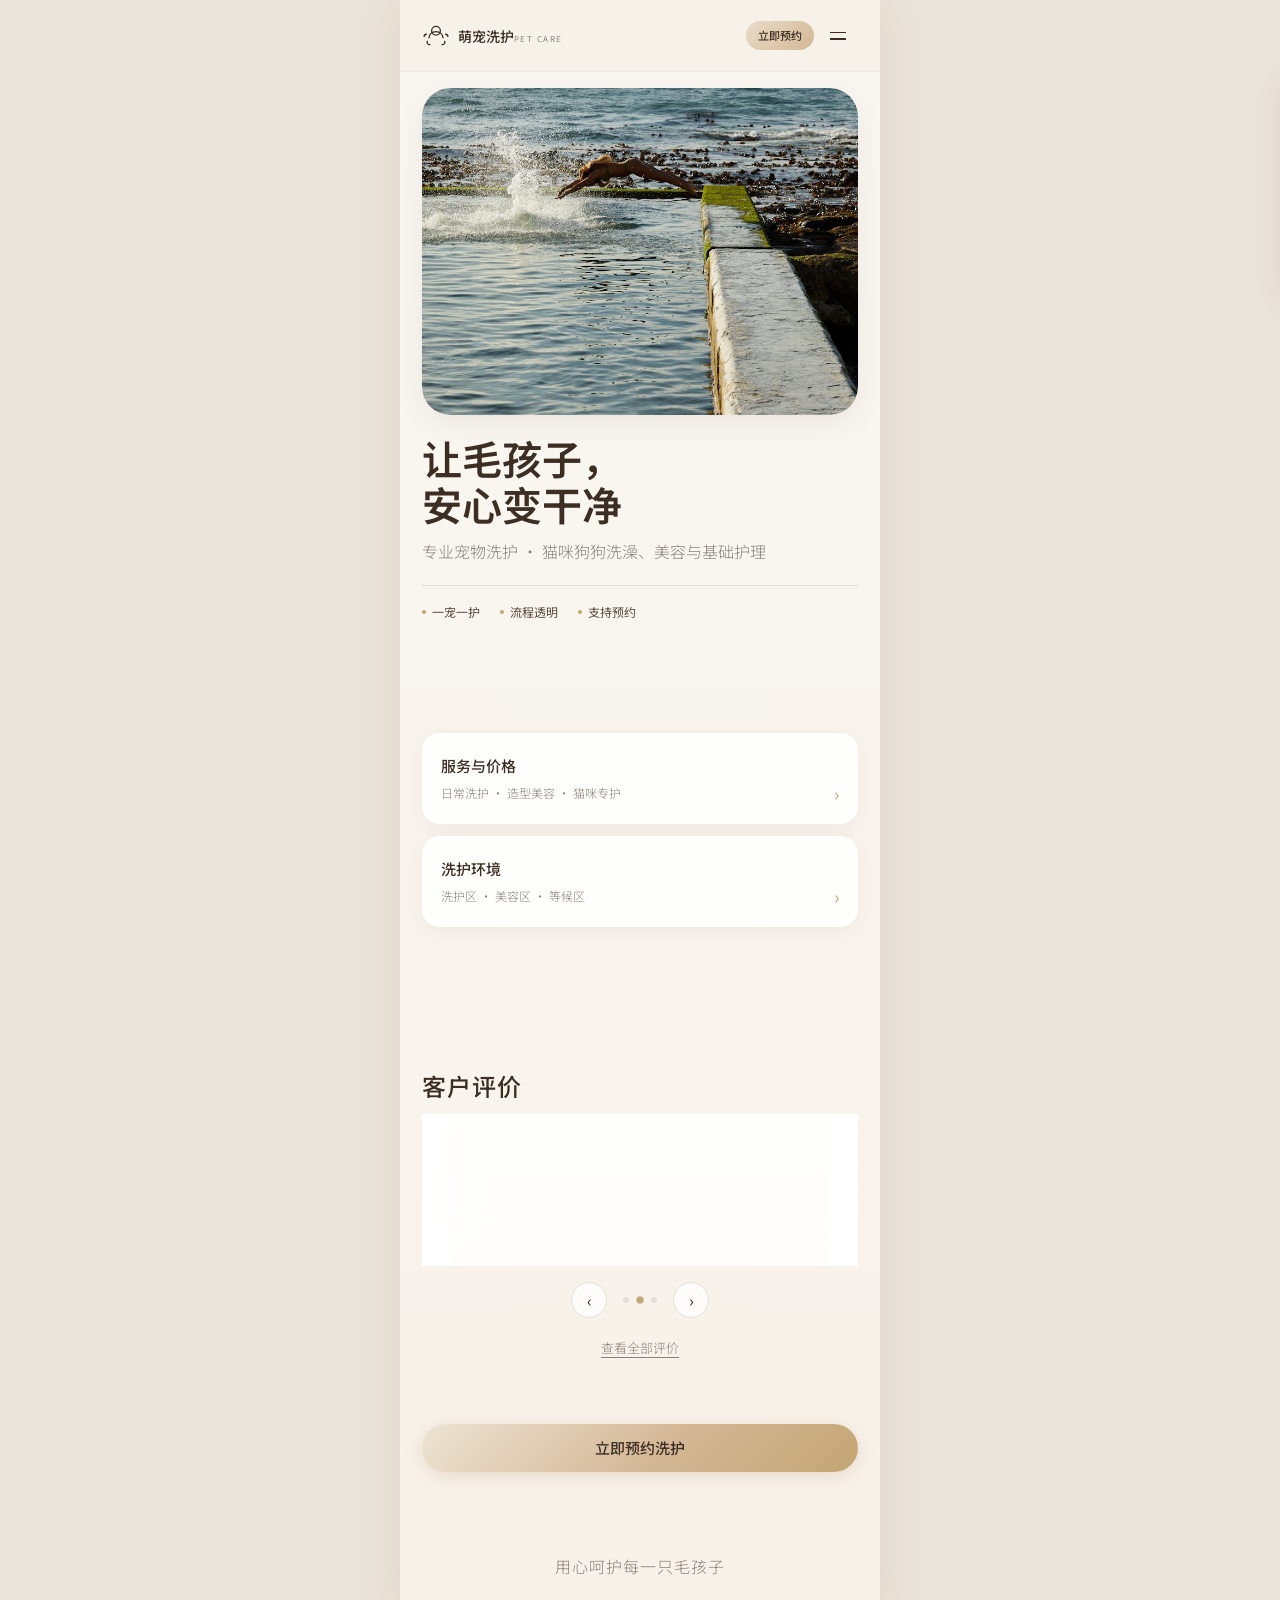
<file: index.html>
<!DOCTYPE html>
<html lang="zh-CN">
<head>
  <meta charset="UTF-8">
  <meta name="viewport" content="width=device-width, initial-scale=1.0, viewport-fit=cover">
  <meta name="description" content="萌宠洗护 · 高端宠物洗护预约">
  <title>萌宠洗护 · 首页</title>
  <link rel="preconnect" href="https://fonts.googleapis.com">
  <link rel="preconnect" href="https://fonts.gstatic.com" crossorigin>
  <link href="https://fonts.googleapis.com/css2?family=Noto+Sans+SC:wght@300;400;500;600&display=swap" rel="stylesheet">
  <link rel="stylesheet" href="style.css">
</head>
<body>
  <div class="page">
    <header class="header">
      <a href="index.html" class="brand page-link"><span class="brand-logo" aria-hidden="true"><svg viewBox="0 0 32 32" fill="none"><circle cx="16" cy="10" r="5" stroke="currentColor" stroke-width="1.5"/><path d="M8 18c0-4 3.5-7 8-7s8 3 8 7" stroke="currentColor" stroke-width="1.5" stroke-linecap="round"/><path d="M5 14c-1.5 0-2.5 1-2.5 2.5M27 14c1.5 0 2.5 1 2.5 2.5" stroke="currentColor" stroke-width="1.5" stroke-linecap="round"/><path d="M6 22c-1 2 1 4 3 4M26 22c1 2-1 4-3 4" stroke="currentColor" stroke-width="1.5" stroke-linecap="round"/></svg></span><span class="brand-text"><span class="brand-name">萌宠洗护</span><span class="brand-en">PET CARE</span></span></a>
      <div class="header-actions">
        <a href="booking.html" class="btn btn-nav page-link">立即预约</a>
        <button type="button" class="menu-toggle" id="menuToggle" aria-label="打开菜单" aria-expanded="false"><span></span><span></span></button>
      </div>
    </header>
    <nav class="mobile-nav" id="mobileNav" aria-hidden="true">
      <a href="services.html" class="page-link">服务与价格</a>
      <a href="environment.html" class="page-link">洗护环境</a>
      <a href="reviews.html" class="page-link">客户评价</a>
      <a href="booking.html" class="page-link">立即预约</a>
    </nav>
    <div class="nav-overlay" id="navOverlay"></div>
    <main>
      <section class="hero section reveal">
        <div class="hero-media">
          <img class="hero-poster-fallback media-img" src="assets/hero-poster.jpg" alt="" width="800" height="600">
          <video class="hero-video" autoplay muted loop playsinline poster="assets/hero-poster.jpg">
            <source src="assets/hero-grooming.mp4" type="video/mp4">
          </video>
        </div>
        <h1 class="hero-title">让毛孩子，<br>安心变干净</h1>
        <p class="hero-tagline">专业宠物洗护 · 猫咪狗狗洗澡、美容与基础护理</p>
        <ul class="advantage-list">
          <li><span class="dot"></span>一宠一护</li>
          <li><span class="dot"></span>流程透明</li>
          <li><span class="dot"></span>支持预约</li>
        </ul>
      </section>
      <section class="section reveal">
        <a href="services.html" class="card entry-card page-link">
          <h3>服务与价格</h3>
          <p>日常洗护 · 造型美容 · 猫咪专护</p>
          <span class="arrow" aria-hidden="true">›</span>
        </a>
        <a href="environment.html" class="card entry-card page-link">
          <h3>洗护环境</h3>
          <p>洗护区 · 美容区 · 等候区</p>
          <span class="arrow" aria-hidden="true">›</span>
        </a>
      </section>
      <section class="section reveal">
        <h2 class="section-title">客户评价</h2>
        <div class="carousel" data-carousel data-autoplay="6000">
          <div class="carousel-viewport"><div class="carousel-track">
              <div class="carousel-slide">
                <article class="card review-card-mini">
                  <div class="review-header">
                    <div class="media-frame media-frame--avatar"><img src="assets/review-1.jpg" alt="" class="media-img"></div>
                    <div><span class="review-name">小丸子的妈妈</span><div class="review-stars">★★★★★</div></div>
                  </div>
                  <p class="review-content">环境很干净，店员会慢慢安抚狗狗，洗完毛发蓬松柔软，整个过程很安心。</p>
                </article>
              </div>

              <div class="carousel-slide">
                <article class="card review-card-mini">
                  <div class="review-header">
                    <div class="media-frame media-frame--avatar"><img src="assets/review-2.jpg" alt="" class="media-img"></div>
                    <div><span class="review-name">豆豆爸</span><div class="review-stars">★★★★★</div></div>
                  </div>
                  <p class="review-content">猫咪洗护很温柔，等候区也很舒适，会再来。</p>
                </article>
              </div>

              <div class="carousel-slide">
                <article class="card review-card-mini">
                  <div class="review-header">
                    <div class="media-frame media-frame--avatar"><img src="assets/review-3.jpg" alt="" class="media-img"></div>
                    <div><span class="review-name">奶茶妈</span><div class="review-stars">★★★★★</div></div>
                  </div>
                  <p class="review-content">修毛造型很自然，价格透明，预约方便。</p>
                </article>
              </div>

          </div></div>
          <div class="carousel-nav">
            <button type="button" class="carousel-btn carousel-btn--prev" aria-label="上一张">‹</button>
            <div class="carousel-dots"></div>
            <button type="button" class="carousel-btn carousel-btn--next" aria-label="下一张">›</button>
          </div>
        </div>
        <p class="section-link-wrap"><a href="reviews.html" class="link-secondary page-link">查看全部评价</a></p>
      </section>
      <section class="section section-cta reveal">
        <a href="booking.html" class="btn btn-primary page-link">立即预约洗护</a>
      </section>
    </main>
    <footer class="footer"><p>用心呵护每一只毛孩子</p></footer>
  </div>
  <script src="script.js"></script>
</body>
</html>
</file>
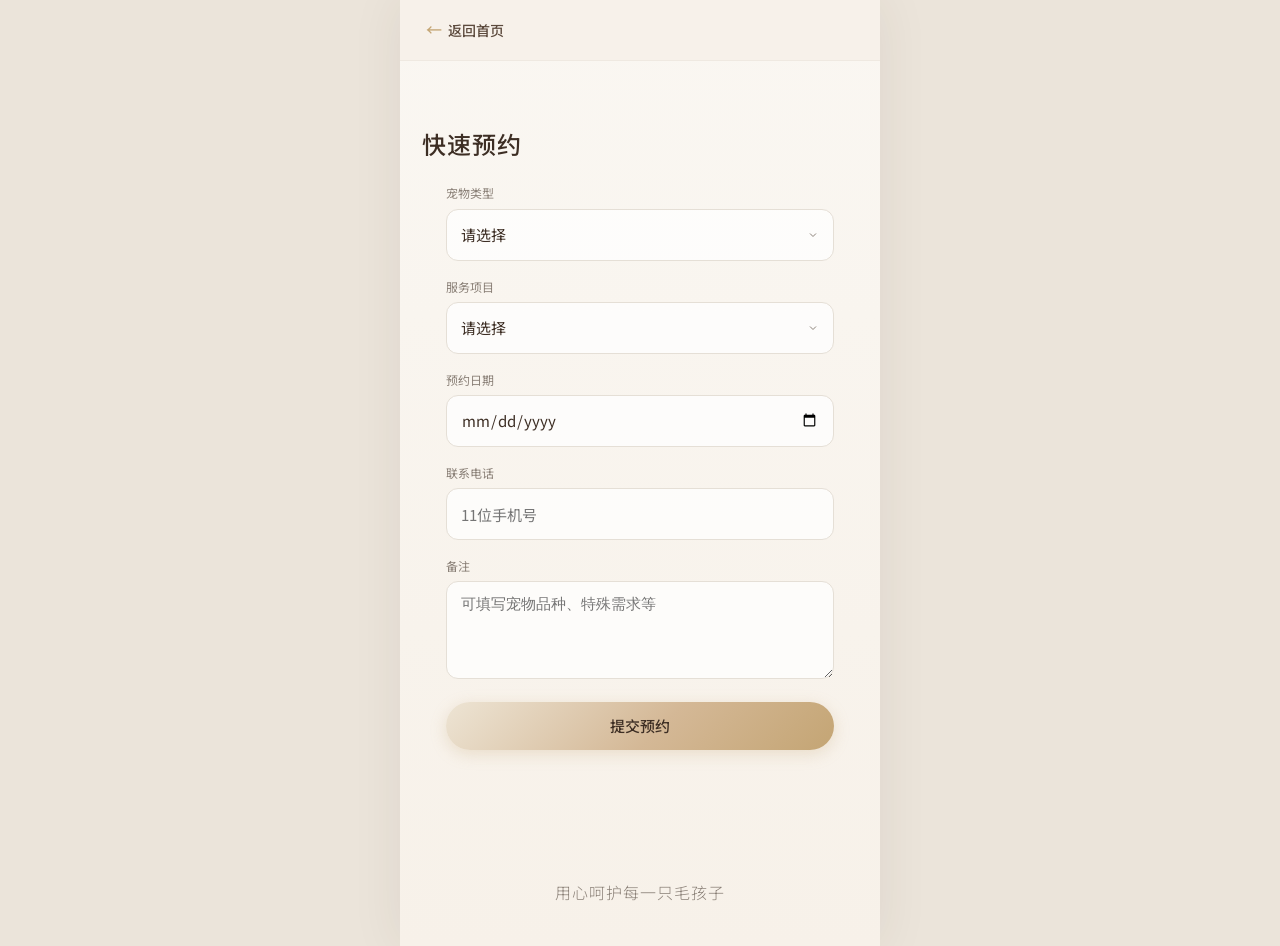
<file: booking.html>
<!DOCTYPE html>
<html lang="zh-CN">
<head>
  <meta charset="UTF-8">
  <meta name="viewport" content="width=device-width, initial-scale=1.0, viewport-fit=cover">
  <meta name="description" content="在线预约宠物洗护服务">
  <title>在线预约 · 萌宠洗护</title>
  <link rel="preconnect" href="https://fonts.googleapis.com">
  <link rel="preconnect" href="https://fonts.gstatic.com" crossorigin>
  <link href="https://fonts.googleapis.com/css2?family=Noto+Sans+SC:wght@300;400;500;600&display=swap" rel="stylesheet">
  <link rel="stylesheet" href="style.css">
</head>
<body>
  <div class="page">
    <div class="sub-top"><a href="index.html" class="back-link page-link">返回首页</a></div>
    <main>
      <section class="section reveal"><h2 class="section-title">快速预约</h2>
        <form class="booking-form" id="bookingForm" novalidate>
          <div class="form-group">
            <label for="petType">宠物类型</label>
            <select id="petType" name="petType" required>
              <option value="">请选择</option>
              <option value="dog">狗狗</option>
              <option value="cat">猫咪</option>
            </select>
          </div>
          <div class="form-group">
            <label for="serviceType">服务项目</label>
            <select id="serviceType" name="serviceType" required>
              <option value="">请选择</option>
              <option value="daily">日常洗护</option>
              <option value="style">造型美容</option>
              <option value="cat">猫咪专护</option>
              <option value="care">单项护理</option>
            </select>
          </div>
          <div class="form-group">
            <label for="bookingDate">预约日期</label>
            <input type="date" id="bookingDate" name="bookingDate" required>
          </div>
          <div class="form-group">
            <label for="phone">联系电话</label>
            <input type="tel" id="phone" name="phone" inputmode="numeric" placeholder="11位手机号" required>
          </div>
          <div class="form-group">
            <label for="remark">备注</label>
            <textarea id="remark" name="remark" rows="3" placeholder="可填写宠物品种、特殊需求等"></textarea>
          </div>
          <button type="submit" class="btn btn-primary btn-block">提交预约</button>
        </form>
      </section>
    </main>
    <footer class="footer"><p>用心呵护每一只毛孩子</p></footer>
  </div>
  <script src="script.js"></script>

  <div class="modal" id="successModal" role="dialog" aria-modal="true" hidden>
    <div class="modal-backdrop" id="modalBackdrop"></div>
    <div class="modal-content card">
      <p class="modal-title">预约已提交</p>
      <p class="modal-text">已收到预约信息，我们会尽快与您确认</p>
      <button type="button" class="btn btn-primary btn-block" id="modalClose">好的</button>
    </div>
  </div>
</body>
</html>
</file>
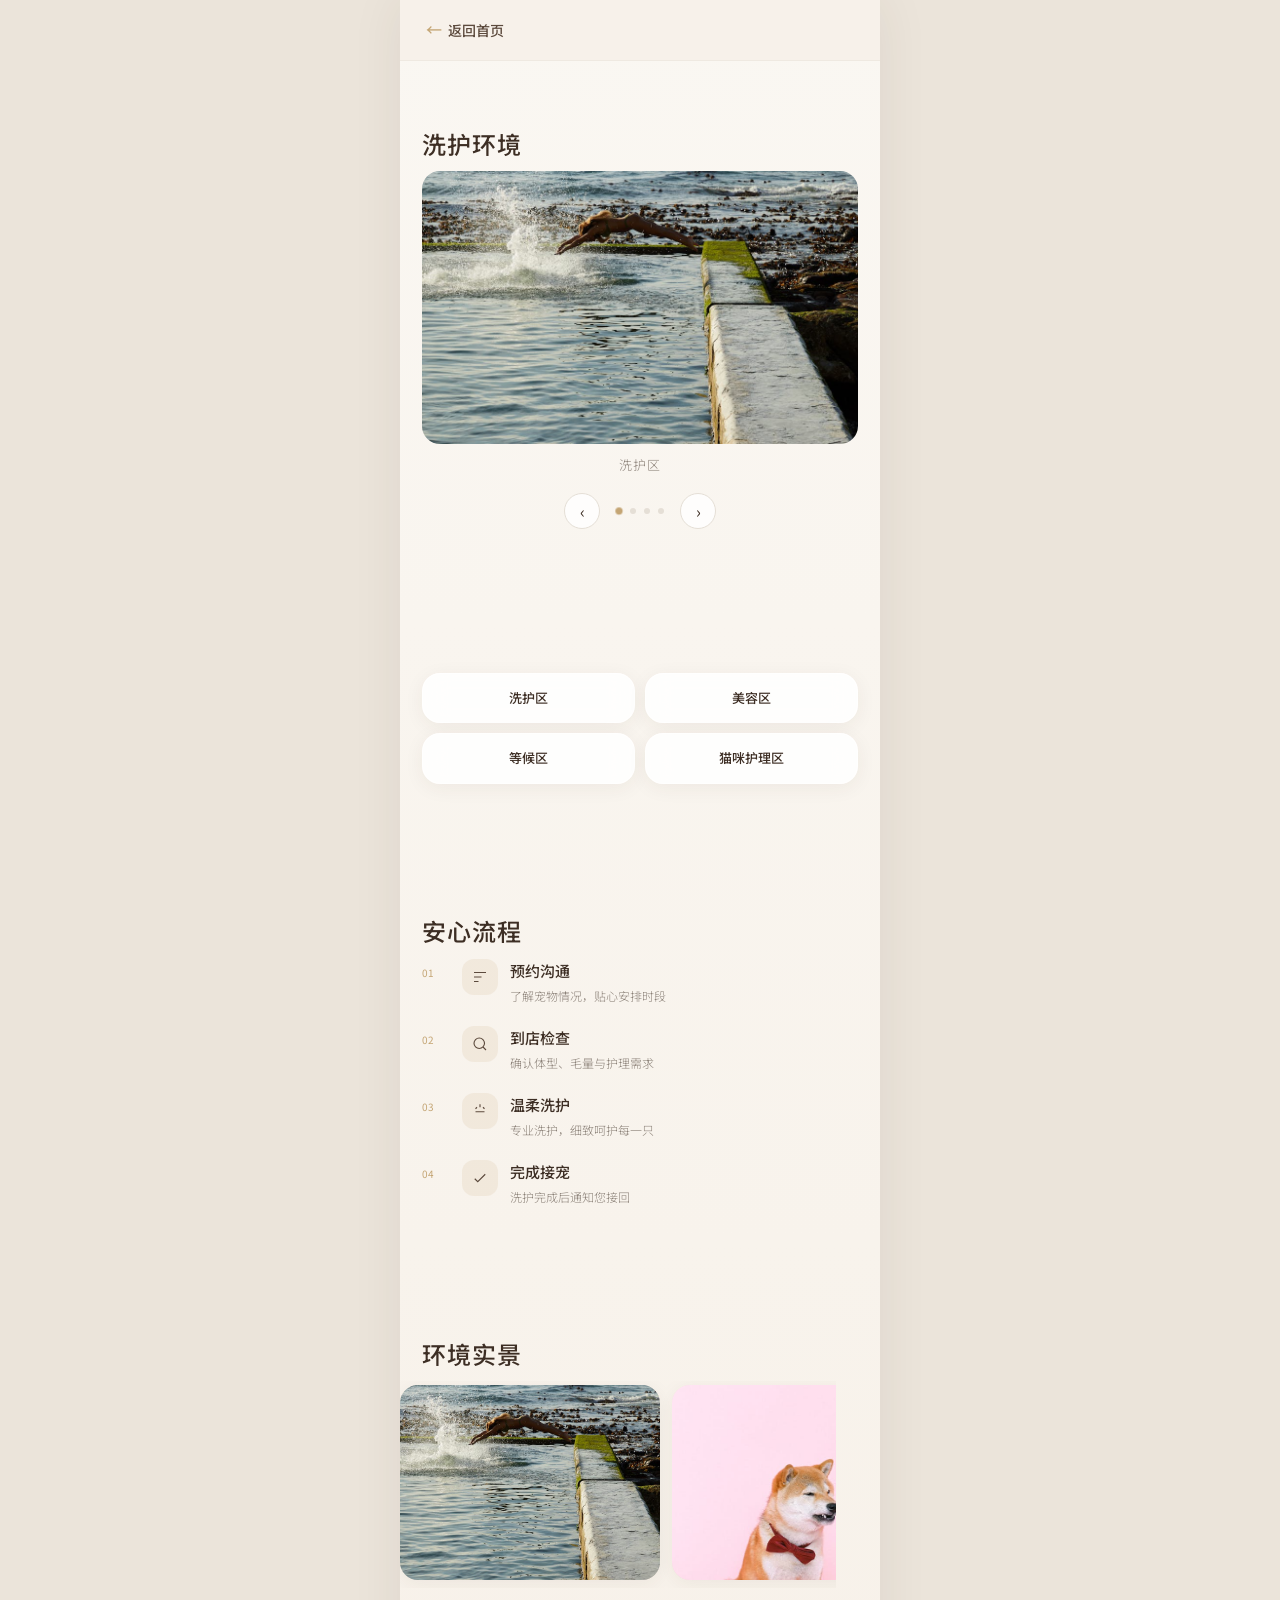
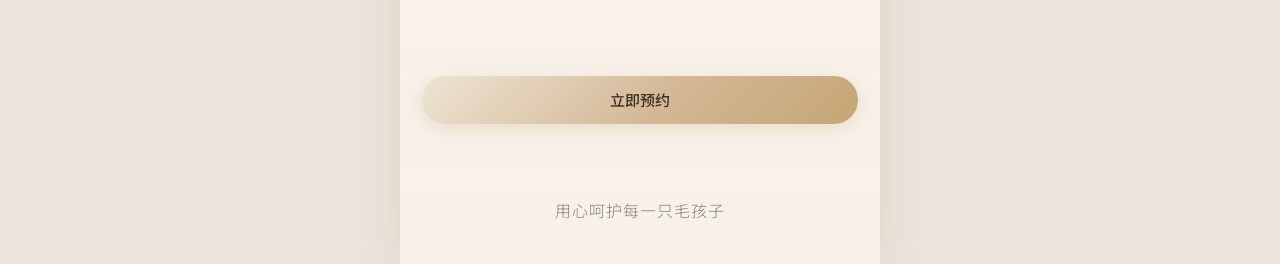
<file: environment.html>
<!DOCTYPE html>
<html lang="zh-CN">
<head>
  <meta charset="UTF-8">
  <meta name="viewport" content="width=device-width, initial-scale=1.0, viewport-fit=cover">
  <meta name="description" content="店内洗护环境与安心服务流程">
  <title>洗护环境 · 萌宠洗护</title>
  <link rel="preconnect" href="https://fonts.googleapis.com">
  <link rel="preconnect" href="https://fonts.gstatic.com" crossorigin>
  <link href="https://fonts.googleapis.com/css2?family=Noto+Sans+SC:wght@300;400;500;600&display=swap" rel="stylesheet">
  <link rel="stylesheet" href="style.css">
</head>
<body>
  <div class="page">
    <div class="sub-top"><a href="index.html" class="back-link page-link">返回首页</a></div>
    <main>
      <section class="section reveal"><h2 class="section-title">洗护环境</h2>
        <div class="carousel env-carousel" data-carousel data-autoplay="5000">
          <div class="carousel-viewport"><div class="carousel-track">
              <div class="carousel-slide"><div class="media-frame media-frame--wide"><img src="assets/grooming-room.jpg" alt="洗护区" class="media-img"></div><p class="carousel-caption">洗护区</p></div>
              <div class="carousel-slide"><div class="media-frame media-frame--wide"><img src="assets/beauty-area.jpg" alt="美容区" class="media-img"></div><p class="carousel-caption">美容区</p></div>
              <div class="carousel-slide"><div class="media-frame media-frame--wide"><img src="assets/waiting-area.jpg" alt="等候区" class="media-img"></div><p class="carousel-caption">等候区</p></div>
              <div class="carousel-slide"><div class="media-frame media-frame--wide"><img src="assets/hero-poster.jpg" alt="猫咪护理区" class="media-img"></div><p class="carousel-caption">猫咪护理区</p></div>
          </div></div>
          <div class="carousel-nav">
            <button type="button" class="carousel-btn carousel-btn--prev" aria-label="上一张">‹</button>
            <div class="carousel-dots"></div>
            <button type="button" class="carousel-btn carousel-btn--next" aria-label="下一张">›</button>
          </div>
        </div>
      </section>
      <section class="section reveal">
        <div class="env-tags-row">
          <div class="card env-tag-card">洗护区</div>
          <div class="card env-tag-card">美容区</div>
          <div class="card env-tag-card">等候区</div>
          <div class="card env-tag-card">猫咪护理区</div>
        </div>
      </section>
      <section class="section reveal"><h2 class="section-title">安心流程</h2>
        <div class="process-list">
          <div class="process-step"><span class="process-num">01</span><div class="process-icon"><svg viewBox="0 0 24 24" fill="none" stroke="currentColor" stroke-width="1.5"><path d="M4 6h16M4 12h10M4 18h6"/></svg></div><div class="process-text"><h3>预约沟通</h3><p>了解宠物情况，贴心安排时段</p></div></div>
          <div class="process-step"><span class="process-num">02</span><div class="process-icon"><svg viewBox="0 0 24 24" fill="none" stroke="currentColor" stroke-width="1.5"><circle cx="11" cy="11" r="7"/><path d="M16 16l4 4"/></svg></div><div class="process-text"><h3>到店检查</h3><p>确认体型、毛量与护理需求</p></div></div>
          <div class="process-step"><span class="process-num">03</span><div class="process-icon"><svg viewBox="0 0 24 24" fill="none" stroke="currentColor" stroke-width="1.5"><path d="M12 3v4M8 7l-2 2M16 7l2 2M6 13h12"/></svg></div><div class="process-text"><h3>温柔洗护</h3><p>专业洗护，细致呵护每一只</p></div></div>
          <div class="process-step"><span class="process-num">04</span><div class="process-icon"><svg viewBox="0 0 24 24" fill="none" stroke="currentColor" stroke-width="1.5"><path d="M5 13l4 4L19 7"/></svg></div><div class="process-text"><h3>完成接宠</h3><p>洗护完成后通知您接回</p></div></div>
        </div>
      </section>
      <section class="section reveal"><h2 class="section-title">环境实景</h2>
        <div class="h-scroll"><div class="h-scroll-inner">
          <div class="h-scroll-item"><img src="assets/grooming-room.jpg" alt="洗护区" class="media-img" loading="lazy"></div>
          <div class="h-scroll-item"><img src="assets/beauty-area.jpg" alt="美容区" class="media-img" loading="lazy"></div>
          <div class="h-scroll-item"><img src="assets/waiting-area.jpg" alt="等候区" class="media-img" loading="lazy"></div>
          <div class="h-scroll-item"><img src="assets/hero-poster.jpg" alt="猫咪护理区" class="media-img" loading="lazy"></div>
        </div></div>
      </section>
      <section class="section page-cta reveal"><a href="booking.html" class="btn btn-primary page-link">立即预约</a></section>
    </main>
    <footer class="footer"><p>用心呵护每一只毛孩子</p></footer>
  </div>
  <script src="script.js"></script>
</body>
</html>
</file>
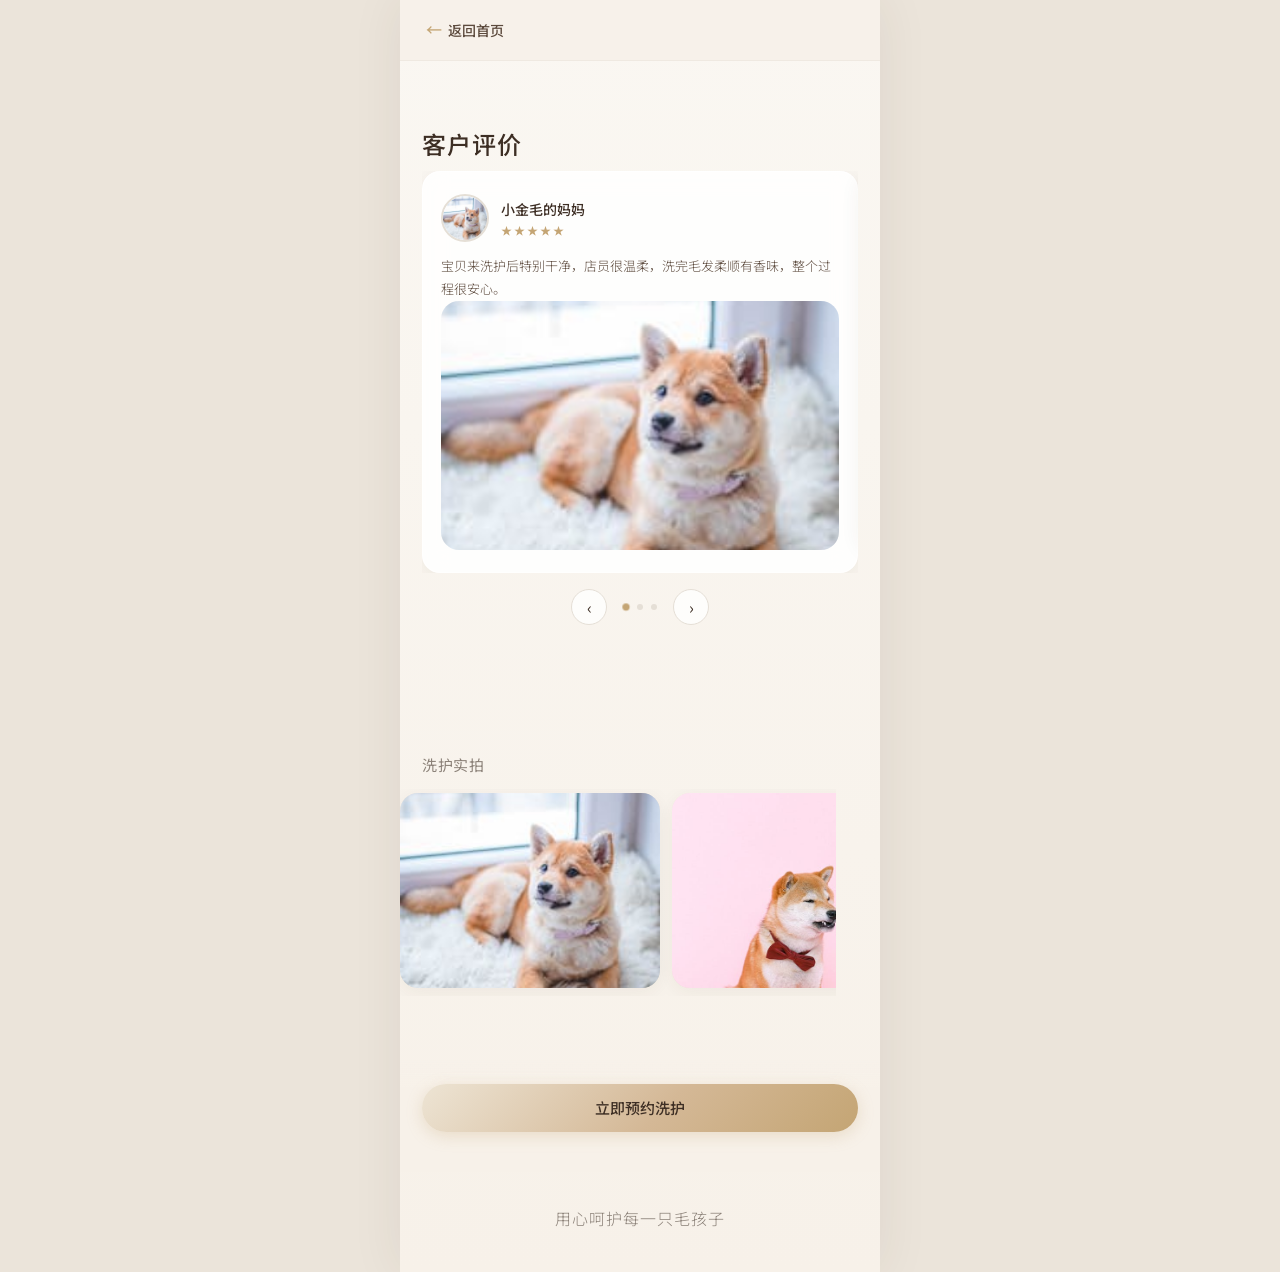
<file: reviews.html>
<!DOCTYPE html>
<html lang="zh-CN">
<head>
  <meta charset="UTF-8">
  <meta name="viewport" content="width=device-width, initial-scale=1.0, viewport-fit=cover">
  <meta name="description" content="真实客户评价与宠物洗护案例">
  <title>客户评价 · 萌宠洗护</title>
  <link rel="preconnect" href="https://fonts.googleapis.com">
  <link rel="preconnect" href="https://fonts.gstatic.com" crossorigin>
  <link href="https://fonts.googleapis.com/css2?family=Noto+Sans+SC:wght@300;400;500;600&display=swap" rel="stylesheet">
  <link rel="stylesheet" href="style.css">
</head>
<body>
  <div class="page">
    <div class="sub-top"><a href="index.html" class="back-link page-link">返回首页</a></div>
    <main>
      <section class="section reveal"><h2 class="section-title">客户评价</h2>
        <div class="carousel" data-carousel data-autoplay="7000">
          <div class="carousel-viewport"><div class="carousel-track">
              <div class="carousel-slide">
                <article class="card review-card-full">
                  <div class="review-header">
                    <div class="media-frame media-frame--avatar"><img src="assets/review-1.jpg" alt="" class="media-img"></div>
                    <div><span class="review-name">小金毛的妈妈</span><div class="review-stars">★★★★★</div></div>
                  </div>
                  <p class="review-content">宝贝来洗护后特别干净，店员很温柔，洗完毛发柔顺有香味，整个过程很安心。</p>
                  <div class="media-frame media-frame--wide"><img src="assets/review-1.jpg" alt="" class="media-img"></div>
                </article>
              </div>

              <div class="carousel-slide">
                <article class="card review-card-full">
                  <div class="review-header">
                    <div class="media-frame media-frame--avatar"><img src="assets/review-2.jpg" alt="" class="media-img"></div>
                    <div><span class="review-name">玛丽</span><div class="review-stars">★★★★★</div></div>
                  </div>
                  <p class="review-content">猫咪洗护不抗拒，环境安静，会再来。</p>
                  <div class="media-frame media-frame--wide"><img src="assets/review-2.jpg" alt="" class="media-img"></div>
                </article>
              </div>

              <div class="carousel-slide">
                <article class="card review-card-full">
                  <div class="review-header">
                    <div class="media-frame media-frame--avatar"><img src="assets/review-3.jpg" alt="" class="media-img"></div>
                    <div><span class="review-name">阿杰</span><div class="review-stars">★★★★★</div></div>
                  </div>
                  <p class="review-content">造型很自然，价格透明，预约方便。</p>
                  <div class="media-frame media-frame--wide"><img src="assets/review-3.jpg" alt="" class="media-img"></div>
                </article>
              </div>

          </div></div>
          <div class="carousel-nav">
            <button type="button" class="carousel-btn carousel-btn--prev" aria-label="上一张">‹</button>
            <div class="carousel-dots"></div>
            <button type="button" class="carousel-btn carousel-btn--next" aria-label="下一张">›</button>
          </div>
        </div>
      </section>
      <section class="section reveal">
        <h2 class="section-title section-title--sub">洗护实拍</h2>
        <div class="h-scroll"><div class="h-scroll-inner">
          <div class="h-scroll-item"><img src="assets/review-1.jpg" alt="评价图1" class="media-img" loading="lazy"></div>
          <div class="h-scroll-item"><img src="assets/review-2.jpg" alt="评价图2" class="media-img" loading="lazy"></div>
          <div class="h-scroll-item"><img src="assets/review-3.jpg" alt="评价图3" class="media-img" loading="lazy"></div>
        </div></div>
      </section>
      <section class="section page-cta reveal"><a href="booking.html" class="btn btn-primary page-link">立即预约洗护</a></section>
    </main>
    <footer class="footer"><p>用心呵护每一只毛孩子</p></footer>
  </div>
  <script src="script.js"></script>
</body>
</html>
</file>
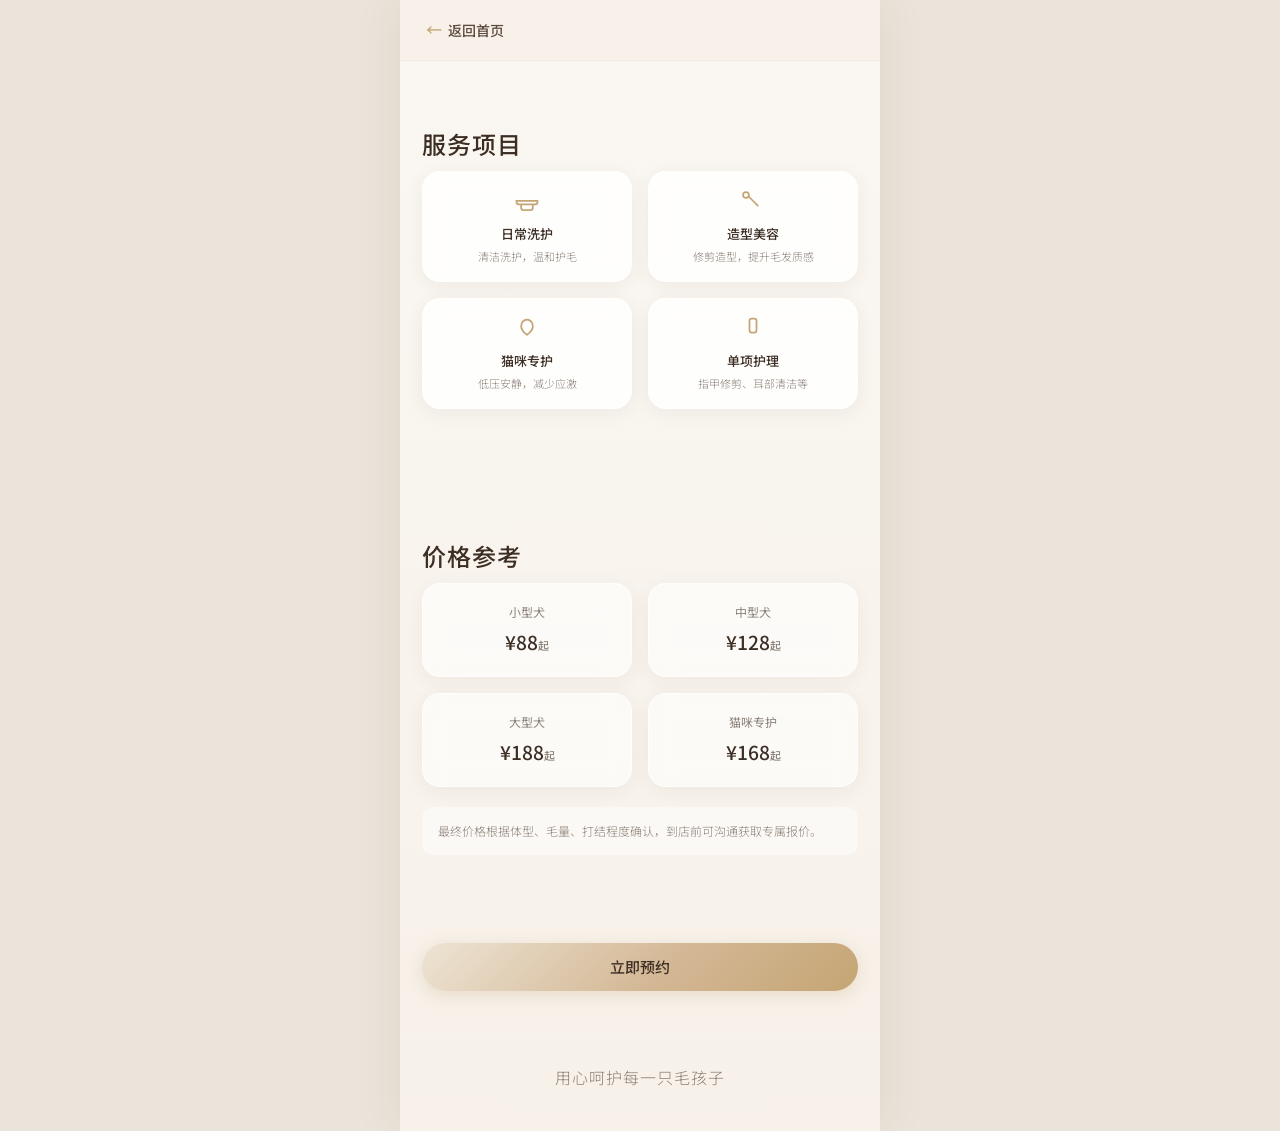
<file: services.html>
<!DOCTYPE html>
<html lang="zh-CN">
<head>
  <meta charset="UTF-8">
  <meta name="viewport" content="width=device-width, initial-scale=1.0, viewport-fit=cover">
  <meta name="description" content="服务项目与透明价格参考">
  <title>服务与价格 · 萌宠洗护</title>
  <link rel="preconnect" href="https://fonts.googleapis.com">
  <link rel="preconnect" href="https://fonts.gstatic.com" crossorigin>
  <link href="https://fonts.googleapis.com/css2?family=Noto+Sans+SC:wght@300;400;500;600&display=swap" rel="stylesheet">
  <link rel="stylesheet" href="style.css">
</head>
<body>
  <div class="page">
    <div class="sub-top"><a href="index.html" class="back-link page-link">返回首页</a></div>
    <main>
      <section class="section reveal"><h2 class="section-title">服务项目</h2>
        <div class="card-grid">
          <article class="card service-card"><div class="service-icon"><svg viewBox="0 0 24 24" fill="none" stroke="currentColor" stroke-width="1.5"><path d="M5 14h14a2 2 0 002-2v-1H3v1a2 2 0 002 2z"/><path d="M7 14v3a2 2 0 002 2h6a2 2 0 002-2v-3"/></svg></div><h3>日常洗护</h3><p>清洁洗护，温和护毛</p></article>
          <article class="card service-card"><div class="service-icon"><svg viewBox="0 0 24 24" fill="none" stroke="currentColor" stroke-width="1.5"><circle cx="6" cy="6" r="2.5"/><path d="M8.5 7.5l8 8"/></svg></div><h3>造型美容</h3><p>修剪造型，提升毛发质感</p></article>
          <article class="card service-card"><div class="service-icon"><svg viewBox="0 0 24 24" fill="none" stroke="currentColor" stroke-width="1.5"><path d="M12 4c-3 0-5 2.5-5 5.5 0 3 2 5.5 5 7.5 3-2 5-4.5 5-7.5C17 6.5 15 4 12 4z"/></svg></div><h3>猫咪专护</h3><p>低压安静，减少应激</p></article>
          <article class="card service-card"><div class="service-icon"><svg viewBox="0 0 24 24" fill="none" stroke="currentColor" stroke-width="1.5"><rect x="9" y="3" width="6" height="12" rx="2"/></svg></div><h3>单项护理</h3><p>指甲修剪、耳部清洁等</p></article>
        </div>
      </section>
      <section class="section reveal"><h2 class="section-title">价格参考</h2>
        <div class="card-grid">
          <article class="card pricing-card"><span class="pricing-label">小型犬</span><span class="pricing-amount">¥88<span class="pricing-suffix">起</span></span></article>
          <article class="card pricing-card"><span class="pricing-label">中型犬</span><span class="pricing-amount">¥128<span class="pricing-suffix">起</span></span></article>
          <article class="card pricing-card"><span class="pricing-label">大型犬</span><span class="pricing-amount">¥188<span class="pricing-suffix">起</span></span></article>
          <article class="card pricing-card"><span class="pricing-label">猫咪专护</span><span class="pricing-amount">¥168<span class="pricing-suffix">起</span></span></article>
        </div>
        <p class="price-note">最终价格根据体型、毛量、打结程度确认，到店前可沟通获取专属报价。</p>
      </section>
      <section class="section page-cta reveal"><a href="booking.html" class="btn btn-primary page-link">立即预约</a></section>
    </main>
    <footer class="footer"><p>用心呵护每一只毛孩子</p></footer>
  </div>
  <script src="script.js"></script>
</body>
</html>
</file>
<file: style.css>
/* 萌宠洗护 — 多页面移动端 */

:root {
  --cream: #f7f1e9;
  --cream-light: #faf7f2;
  --gold-light: #e8dcc8;
  --gold: #d4b896;
  --gold-deep: #c4a574;
  --coffee: #3d2e24;
  --coffee-soft: #5c4a3d;
  --gray-warm: #8b8178;
  --gray-light: #b5ada3;
  --gray-pale: #e5dfd6;
  --glass: rgba(255, 255, 255, 0.85);
  --shadow-soft: 0 4px 20px rgba(61, 46, 36, 0.06);
  --shadow-card: 0 8px 28px rgba(61, 46, 36, 0.08);
  --radius-sm: 12px;
  --radius-md: 18px;
  --radius-hero: 28px;
  --font: 'Noto Sans SC', -apple-system, BlinkMacSystemFont, 'PingFang SC', sans-serif;
  --page-max: 480px;
  --header-h: 72px;
  --sub-top: 56px;
  --scroll-margin: 96px;
  --pad-x: clamp(18px, 5vw, 22px);
  --placeholder: linear-gradient(145deg, #f0e8dc, #e8ddd0 50%, #dfd4c6);
  --ease: cubic-bezier(0.25, 0.1, 0.25, 1);
}

*, *::before, *::after { box-sizing: border-box; margin: 0; padding: 0; }

html {
  width: 100%;
  overflow-x: hidden;
  scroll-behavior: smooth;
  -webkit-text-size-adjust: 100%;
}

body {
  width: 100%;
  overflow-x: hidden;
  font-family: var(--font);
  color: var(--coffee);
  background: var(--cream);
  line-height: 1.6;
  -webkit-font-smoothing: antialiased;
}

body.page-enter { animation: pageIn 0.45s var(--ease) forwards; }
body.page-exit { animation: pageOut 0.22s var(--ease) forwards; }

@keyframes pageIn {
  from { opacity: 0; transform: translateY(12px); }
  to { opacity: 1; transform: translateY(0); }
}
@keyframes pageOut {
  from { opacity: 1; }
  to { opacity: 0; }
}

img, video { max-width: 100%; display: block; }
a { color: inherit; text-decoration: none; }
button, input, select { font-family: inherit; font-size: inherit; }
ul, ol { list-style: none; }

.page {
  width: 100%;
  max-width: var(--page-max);
  margin: 0 auto;
  overflow-x: hidden;
  background: linear-gradient(180deg, var(--cream-light), var(--cream));
  min-height: 100vh;
}

/* Reveal */
.reveal {
  opacity: 0;
  transform: translateY(24px);
  transition: opacity 0.6s ease-out, transform 0.6s ease-out;
}
.reveal.is-visible {
  opacity: 1;
  transform: translateY(0);
}
@media (prefers-reduced-motion: reduce) {
  html { scroll-behavior: auto; }
  body.page-enter, body.page-exit { animation: none; }
  .reveal { opacity: 1; transform: none; transition: none; }
}

section, .section-block {
  width: 100%;
  padding: clamp(40px, 9vw, 64px) var(--pad-x);
  scroll-margin-top: var(--scroll-margin);
}

h1, .hero-title {
  font-size: clamp(1.625rem, 10vw, 2.5rem);
  line-height: 1.15;
  font-weight: 600;
  color: var(--coffee);
}
h2, .section-title {
  font-size: clamp(1.125rem, 6.5vw, 1.5rem);
  font-weight: 500;
  letter-spacing: 0.04em;
  margin-bottom: 0.5rem;
}
p, .section-desc, .hero-tagline {
  font-size: clamp(0.875rem, 3.8vw, 1rem);
  font-weight: 300;
  color: var(--gray-warm);
  line-height: 1.75;
}

.card {
  background: var(--glass);
  backdrop-filter: blur(12px);
  border: 1px solid rgba(255, 255, 255, 0.65);
  border-radius: var(--radius-md);
  box-shadow: var(--shadow-soft);
}

.card-grid {
  display: grid;
  grid-template-columns: repeat(2, minmax(0, 1fr));
  gap: clamp(12px, 3vw, 16px);
  width: 100%;
}

/* Header */
.header {
  position: sticky;
  top: 0;
  z-index: 100;
  display: flex;
  align-items: center;
  justify-content: space-between;
  height: var(--header-h);
  padding: 0 var(--pad-x);
  background: rgba(247, 241, 233, 0.92);
  backdrop-filter: blur(16px);
  border-bottom: 1px solid rgba(229, 223, 214, 0.45);
}
.brand { display: flex; align-items: center; gap: 8px; min-width: 0; }
.brand-logo { width: 28px; height: 28px; flex-shrink: 0; }
.brand-logo svg { width: 100%; height: 100%; }
.brand-name { font-size: 0.875rem; font-weight: 500; }
.brand-en { font-size: 0.5rem; letter-spacing: 0.18em; color: var(--gray-warm); }
.header-actions { display: flex; align-items: center; gap: 8px; }

.btn {
  display: inline-flex;
  align-items: center;
  justify-content: center;
  border: none;
  border-radius: 100px;
  font-weight: 500;
  cursor: pointer;
  transition: opacity 0.2s, transform 0.15s;
}
.btn:active { transform: scale(0.98); }
.btn-primary {
  width: 100%;
  min-height: 48px;
  padding: 0 24px;
  font-size: 0.9375rem;
  background: linear-gradient(135deg, #ede4d4, var(--gold) 55%, var(--gold-deep));
  color: var(--coffee);
  box-shadow: 0 4px 16px rgba(196, 165, 116, 0.28);
}
.btn-nav { padding: 6px 12px; font-size: 0.6875rem; background: linear-gradient(135deg, var(--gold-light), var(--gold)); }
.btn-secondary {
  width: 100%;
  min-height: 48px;
  font-size: 0.875rem;
  color: var(--coffee-soft);
  background: rgba(255, 255, 255, 0.8);
  border: 1px solid var(--gold);
}
.btn-block { width: 100%; }
.btn-submit { min-height: 56px; margin-top: 4px; }
.link-secondary {
  font-size: 0.8125rem;
  color: var(--gray-warm);
  text-decoration: underline;
  text-underline-offset: 4px;
}
.section-link-wrap {
  margin-top: 14px;
  text-align: center;
}
.section-cta {
  padding-top: 0;
  padding-bottom: 48px;
}
.section-title--sub {
  font-size: 0.9375rem;
  margin-bottom: 12px;
  color: var(--gray-warm);
  font-weight: 400;
}

.menu-toggle {
  display: flex; flex-direction: column; justify-content: center; gap: 5px;
  width: 36px; height: 36px; padding: 8px; background: none; border: none; cursor: pointer;
}
.menu-toggle span { display: block; width: 16px; height: 1.5px; background: var(--coffee); transition: transform 0.3s; }
.menu-toggle[aria-expanded="true"] span:first-child { transform: translateY(3.25px) rotate(45deg); }
.menu-toggle[aria-expanded="true"] span:last-child { transform: translateY(-3.25px) rotate(-45deg); }

.mobile-nav {
  position: fixed; top: var(--header-h); right: 0; z-index: 99;
  width: min(240px, 78vw); padding: 16px 20px;
  background: var(--glass); backdrop-filter: blur(18px);
  box-shadow: var(--shadow-card);
  transform: translateX(100%); transition: transform 0.3s var(--ease);
}
.mobile-nav.is-open { transform: translateX(0); }
.mobile-nav a { display: block; padding: 12px 0; font-size: 0.875rem; border-bottom: 1px solid var(--gray-pale); }
.nav-overlay {
  position: fixed; inset: 0; z-index: 98;
  background: rgba(61, 46, 36, 0.2);
  opacity: 0; visibility: hidden; transition: opacity 0.25s;
}
.nav-overlay.is-visible { opacity: 1; visibility: visible; }

/* Subpage top bar */
.sub-top {
  position: sticky;
  top: 0;
  z-index: 100;
  display: flex;
  align-items: center;
  min-height: var(--sub-top);
  padding: 8px var(--pad-x);
  background: rgba(247, 241, 233, 0.94);
  backdrop-filter: blur(16px);
  border-bottom: 1px solid rgba(229, 223, 214, 0.45);
}
.back-link {
  display: inline-flex;
  align-items: center;
  gap: 6px;
  min-height: 44px;
  padding: 0 12px 0 4px;
  font-size: 0.875rem;
  font-weight: 500;
  color: var(--coffee-soft);
}
.back-link::before { content: '←'; color: var(--gold-deep); font-size: 1rem; }

/* Hero video */
.hero { padding-top: 16px; padding-bottom: clamp(32px, 7vw, 48px); }
.hero-media {
  position: relative;
  width: 100%;
  aspect-ratio: 4 / 3;
  border-radius: var(--radius-hero);
  overflow: hidden;
  background: var(--placeholder);
  box-shadow: var(--shadow-card);
  margin-bottom: 20px;
}
.hero-video, .hero-poster-fallback {
  width: 100%;
  height: 100%;
  object-fit: cover;
  border-radius: var(--radius-hero);
}
.hero-video { pointer-events: none; }
.hero-poster-fallback {
  position: absolute;
  inset: 0;
  z-index: 0;
}
.hero-video { position: relative; z-index: 1; }
.hero-media.is-video-failed .hero-video { display: none; }
.hero-media.is-video-failed .hero-poster-fallback { z-index: 2; }

.hero-title { margin-bottom: 10px; }
.hero-tagline { margin-bottom: 20px; }
.hero-actions { display: flex; flex-direction: column; gap: 12px; margin-bottom: 20px; }

.advantage-list {
  display: flex;
  flex-wrap: wrap;
  gap: 12px 20px;
  padding-top: 16px;
  border-top: 1px solid var(--gray-pale);
}
.advantage-list li {
  display: flex; align-items: center; gap: 6px;
  font-size: 0.75rem; color: var(--coffee-soft);
}
.advantage-list .dot { width: 4px; height: 4px; border-radius: 50%; background: var(--gold-deep); }

/* Entry cards */
.entry-card {
  display: block;
  padding: 20px 18px;
  margin-bottom: 12px;
  transition: transform 0.2s, box-shadow 0.2s;
}
.entry-card:active { transform: scale(0.99); }
.entry-card h3 { font-size: 0.9375rem; font-weight: 500; margin-bottom: 4px; }
.entry-card p { font-size: 0.75rem; margin: 0; }
.entry-card .arrow { float: right; color: var(--gold-deep); font-size: 1.125rem; margin-top: -1.5rem; }

/* Service cards */
.service-card { padding: 16px 12px; text-align: center; }
.service-icon { width: 28px; height: 28px; margin: 0 auto 8px; color: var(--gold-deep); }
.service-icon svg { width: 100%; height: 100%; }
.service-card h3 { font-size: 0.8125rem; font-weight: 500; margin-bottom: 4px; }
.service-card p { font-size: 0.6875rem; color: var(--gray-warm); line-height: 1.45; }

.pricing-card { padding: 18px 12px; text-align: center; background: rgba(255,255,255,0.6); }
.pricing-label { display: block; font-size: 0.75rem; color: var(--gray-warm); margin-bottom: 6px; }
.pricing-amount { font-size: clamp(1rem, 4.5vw, 1.2rem); font-weight: 500; }
.pricing-suffix { font-size: 0.6875rem; color: var(--gray-warm); }
.price-note {
  margin-top: 20px;
  padding: 14px 16px;
  font-size: 0.75rem;
  color: var(--gray-warm);
  background: rgba(255,255,255,0.5);
  border-radius: var(--radius-sm);
  line-height: 1.7;
}

/* Carousel */
.carousel { width: 100%; position: relative; }
.carousel-viewport { overflow: hidden; width: 100%; touch-action: pan-y pinch-zoom; }
.carousel-track {
  display: flex;
  transition: transform 0.45s var(--ease);
  will-change: transform;
}
.carousel-slide {
  flex: 0 0 100%;
  width: 100%;
  min-width: 0;
}
.carousel-nav {
  display: flex;
  align-items: center;
  justify-content: center;
  gap: 16px;
  margin-top: 16px;
}
.carousel-btn {
  width: 36px; height: 36px;
  border: 1px solid var(--gray-pale);
  border-radius: 50%;
  background: rgba(255,255,255,0.8);
  color: var(--coffee);
  font-size: 1rem;
  cursor: pointer;
  display: flex; align-items: center; justify-content: center;
}
.carousel-dots { display: flex; gap: 8px; }
.carousel-dot {
  width: 6px; height: 6px;
  border-radius: 50%;
  border: none;
  background: var(--gray-pale);
  padding: 0;
  cursor: pointer;
  transition: background 0.25s, transform 0.25s;
}
.carousel-dot.is-active { background: var(--gold-deep); transform: scale(1.2); }
.carousel-caption {
  margin-top: 10px;
  text-align: center;
  font-size: 0.8125rem;
  color: var(--gray-warm);
  letter-spacing: 0.06em;
}

.review-card-mini, .review-card-full {
  padding: 22px 18px;
}
.review-header { display: flex; align-items: center; gap: 12px; margin-bottom: 12px; }
.media-frame {
  position: relative;
  overflow: hidden;
  background: var(--placeholder);
  border-radius: var(--radius-md);
}
.media-frame--avatar { width: 48px; height: 48px; border-radius: 50%; flex-shrink: 0; border: 2px solid var(--gray-pale); }
.media-frame--round { aspect-ratio: 1; border-radius: var(--radius-md); }
.media-frame--wide { aspect-ratio: 16/10; }
.media-img { width: 100%; height: 100%; object-fit: cover; opacity: 0; transition: opacity 0.4s; }
.media-img.is-loaded { opacity: 1; }
.media-frame.is-error .media-img { display: none; }

.review-name { font-size: 0.875rem; font-weight: 500; }
.review-stars { font-size: 0.6875rem; color: var(--gold-deep); letter-spacing: 2px; }
.review-content { font-size: 0.8125rem; color: var(--coffee-soft); line-height: 1.8; }
.review-pet-photo {
  width: 100%;
  aspect-ratio: 4/3;
  border-radius: var(--radius-md);
  margin-top: 14px;
  overflow: hidden;
  background: var(--placeholder);
}

/* Horizontal scroll */
.h-scroll {
  width: 100%;
  overflow-x: auto;
  overflow-y: hidden;
  -webkit-overflow-scrolling: touch;
  scroll-snap-type: x mandatory;
  scrollbar-width: none;
  margin: 0 calc(-1 * var(--pad-x));
  padding: 4px var(--pad-x) 8px;
}
.h-scroll::-webkit-scrollbar { display: none; }
.h-scroll-inner {
  display: flex;
  gap: 12px;
  width: max-content;
}
.h-scroll-item {
  flex: 0 0 auto;
  width: clamp(200px, 58vw, 260px);
  scroll-snap-align: start;
  border-radius: var(--radius-md);
  overflow: hidden;
  background: var(--placeholder);
  box-shadow: var(--shadow-soft);
}
.h-scroll-item img {
  width: 100%;
  aspect-ratio: 4/3;
  object-fit: cover;
}

/* Env carousel large */
.env-carousel .carousel-slide .media-frame--wide { border-radius: var(--radius-md); }
.env-tags-row {
  display: grid;
  grid-template-columns: repeat(2, 1fr);
  gap: 10px;
  margin-top: 16px;
}
.env-tag-card {
  padding: 14px;
  text-align: center;
  font-size: 0.8125rem;
  font-weight: 500;
}

/* Process */
.process-list { display: flex; flex-direction: column; gap: 20px; }
.process-step {
  display: grid;
  grid-template-columns: 28px 36px 1fr;
  gap: 12px;
  align-items: start;
}
.process-num { font-size: 0.625rem; color: var(--gold-deep); padding-top: 6px; }
.process-icon {
  width: 36px; height: 36px;
  display: flex; align-items: center; justify-content: center;
  background: rgba(232,220,200,0.45);
  border-radius: var(--radius-sm);
  color: var(--coffee-soft);
}
.process-icon svg { width: 18px; height: 18px; }
.process-text h3 { font-size: 0.9375rem; font-weight: 500; margin-bottom: 2px; }
.process-text p { font-size: 0.75rem; color: var(--gray-warm); }

/* Booking */
.booking-card { overflow: hidden; }
.booking-card-header { padding: clamp(20px,5vw,28px) clamp(18px,4vw,24px) 8px; }
.booking-form { padding: 12px clamp(18px,4vw,24px) clamp(24px,5vw,32px); }
.form-group { width: 100%; margin-bottom: 16px; }
.form-group label { display: block; font-size: 0.75rem; color: var(--gray-warm); margin-bottom: 6px; }
.form-group input, .form-group select, .form-group textarea {
  width: 100%; min-height: 52px; padding: 0 14px;
  font-size: 0.9375rem; color: var(--coffee);
  background: rgba(255,255,255,0.75);
  border: 1px solid var(--gray-pale);
  border-radius: var(--radius-sm);
  outline: none;
  -webkit-appearance: none;
}
.form-group textarea {
  min-height: 96px;
  padding: 12px 14px;
  resize: vertical;
  line-height: 1.6;
}
.form-group select {
  background-image: url("data:image/svg+xml,%3Csvg xmlns='http://www.w3.org/2000/svg' width='12' height='12' viewBox='0 0 24 24' fill='none' stroke='%238B8178' stroke-width='2'%3E%3Cpath d='M6 9l6 6 6-6'/%3E%3C/svg%3E");
  background-repeat: no-repeat;
  background-position: right 14px center;
  padding-right: 36px;
}

.page-cta {
  padding: 24px var(--pad-x) 40px;
  position: sticky;
  bottom: 0;
  background: linear-gradient(180deg, transparent, var(--cream) 24%);
}

.footer {
  padding: 32px var(--pad-x) 40px;
  text-align: center;
  font-size: 0.75rem;
  color: var(--gray-warm);
  letter-spacing: 0.08em;
}

.modal {
  position: fixed; inset: 0; z-index: 200;
  display: flex; align-items: center; justify-content: center;
  padding: 22px;
}
.modal[hidden] { display: none; }
.modal-backdrop { position: absolute; inset: 0; background: rgba(61,46,36,0.35); }
.modal-content {
  position: relative; width: 100%; max-width: min(320px, 100%);
  padding: 28px 22px; text-align: center;
}
.modal-title { font-size: 1.0625rem; font-weight: 500; margin-bottom: 10px; }
.modal-text { font-size: 0.8125rem; color: var(--gray-warm); margin-bottom: 20px; line-height: 1.7; }

@media (max-width: 380px) {
  .card-grid { gap: 10px; }
  .service-card { padding: 14px 10px; }
}
@media (min-width: 481px) {
  body { background: #ebe4da; }
  .page { box-shadow: 0 0 48px rgba(61,46,36,0.08); }
}
</file>
